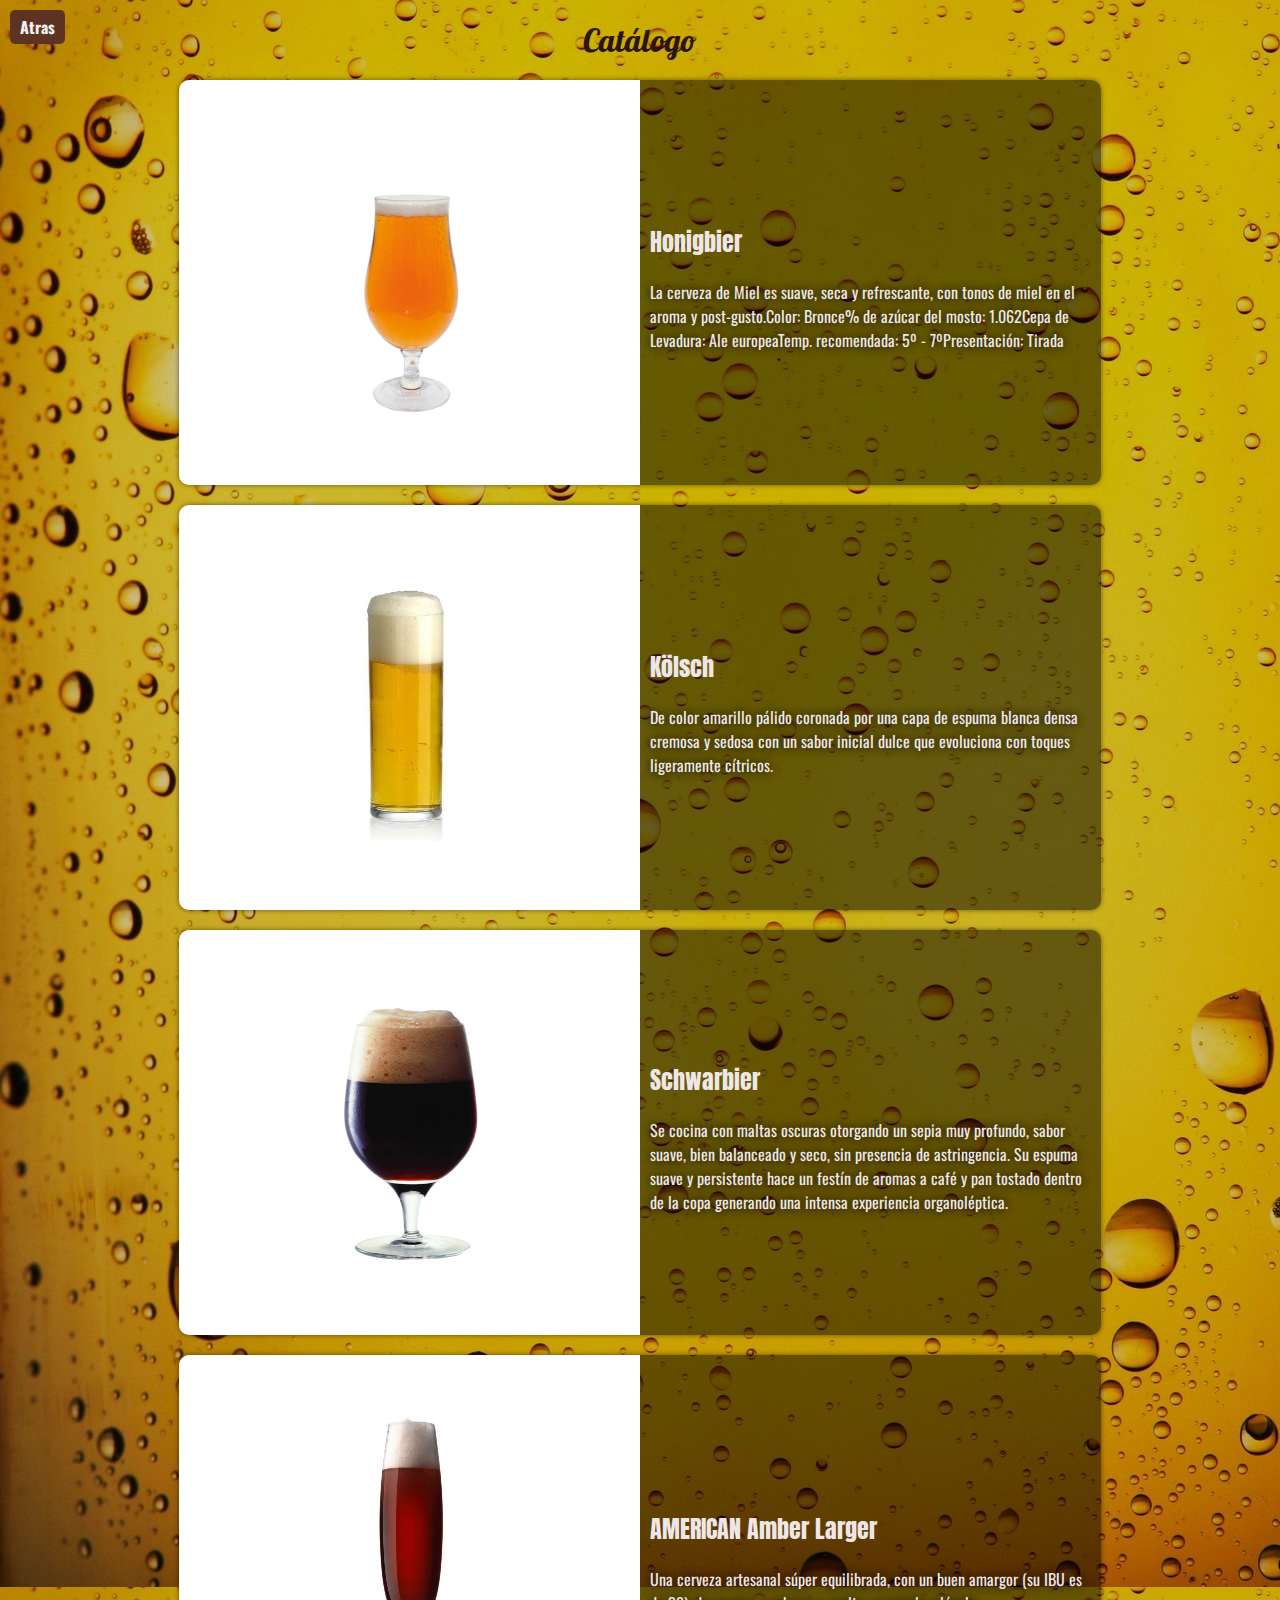
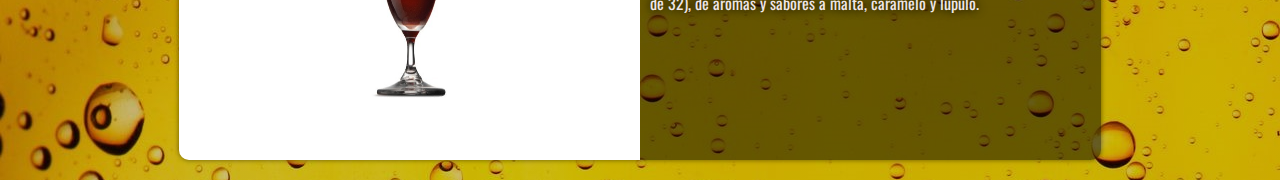
<file: views/catalogo.html>
<!DOCTYPE html>
<html lang="en">
<head>
    <meta charset="UTF-8">
    <meta http-equiv="X-UA-Compatible" content="IE=edge">
    <meta name="viewport" content="width=device-width, initial-scale=1.0">
    <title>Catalogo</title>
    <link rel="stylesheet" href="catalogo.css">
    <!-- FAVICON -->
    <link rel="icon" href="../public/img/favicon/favicon.ico">
</head>
<body>
    <div class="lds-ring loader" id="loader"><div></div><div></div><div></div><div></div></div>
    <h1>Catálogo</h1>
    <a href="/index.html">Atras</a>
    <div class="container">
        <section class="container-producto">
            <article class="img-producto">
                <img src="../public/img/cervezas/honey.jpg" alt="">
            </article>
            <article class="txt-producto">
                <h2 class="title-producto">Honigbier</h2>
                <p class="caracteristicas-producto">La cerveza de Miel es suave, seca y refrescante, con tonos de miel en el aroma y post-gusto.Color: Bronce% de azúcar del mosto: 1.062Cepa de Levadura: Ale europeaTemp. recomendada: 5º - 7ºPresentación: Tirada</p>
            </article>
        </section>

        <section class="container-producto">
            <article class="img-producto">
                <img src="../public/img/cervezas/kolsch.jpg" alt="">
            </article>
            <article class="txt-producto">
                <h2 class="title-producto">Kölsch</h2>
                <p class="caracteristicas-producto">De color amarillo pálido coronada por una capa de espuma blanca densa cremosa y sedosa con un sabor inicial dulce que evoluciona con toques ligeramente cítricos.</p>
            </article>
        </section>

        <section class="container-producto">
            <article class="img-producto">
                <img src="../public/img/cervezas/Schwarbier.png" alt="">
            </article>
            <article class="txt-producto">
                <h2 class="title-producto">Schwarbier</h2>
                <p class="caracteristicas-producto">Se cocina con maltas oscuras otorgando un sepia muy profundo, sabor suave, bien balanceado y seco, sin presencia de astringencia. Su espuma suave y persistente hace un festín de aromas a café y pan tostado dentro de la copa generando una intensa experiencia organoléptica.</p>
            </article>
        </section>

        <section class="container-producto">
            <article class="img-producto">
                <img src="../public/img/cervezas/Amber-Lager.jpg" alt="" class="img-4">
            </article>
            <article class="txt-producto">
                <h2 class="title-producto">AMERICAN Amber Larger</h2>
                <p class="caracteristicas-producto">Una cerveza artesanal súper equilibrada, con un buen amargor (su IBU es de 32), de aromas y sabores a malta, caramelo y lúpulo.</p>
            </article>
        </section>

    </div>
    <script src="catalogo.js"></script>
</body>
</html>
</file>
<file: views/catalogo.css>
@import url('https://fonts.googleapis.com/css2?family=Lobster&family=Oswald&display=swap');
@import url('https://fonts.googleapis.com/css2?family=Anton&family=Lobster&family=Oswald&display=swap');

*{
    padding: 0;
    margin: 0;
    box-sizing: border-box;
}

body{
    background-image: linear-gradient(to top, rgba(0, 0, 0, .2) 0%, rgba(0, 0, 0, .2) 100%),url(../public/img/fondo-catalogo.jpg);
    display: flex;
    flex-direction: column;
    align-items: center;
    justify-content: center;
    font-family: 'Oswald', sans-serif;
}

h1{
    text-align: center;
    margin-top: 20px;
    font-family: 'Lobster', cursive;
    font-weight: 200;
    color: rgb(43, 21, 13);
}

a{
    text-decoration: none;
    background-color: rgb(93, 51, 35);
    padding: 5px 10px;
    text-align: center;
    border-radius: 5px;
    position: absolute;
    top: 10px;
    left: 10px;
    color: #f3f3f3;
    font-weight: bold;
    transition: all .3s ease;
}
a:hover{
    box-shadow: 0px 1px 0px 2px rgba(0, 0, 0, .9);
    transform: scale(1.1);
}

.container{
    margin: 20px auto;
    width: calc(90%);
    display: flex;
    flex-direction: column;
    justify-content: center;
    gap: 20px;
}

.container-producto{
    display: flex;
    flex-direction: row;
    border-radius: 10px;
    box-shadow: 0px 0px 5px rgba(0, 0, 0, .5);
}

.img-producto{
    width: 50%;
    min-height: 45vh;
    overflow: hidden;
    display: flex;
    justify-content: center;
    align-items: center;
    background-color: #fff;
    border-radius: 10px 0px 0px 10px;
}

.img-producto img{
    width: 160px;
    height: 266px;
    transition: transform .3s ease;
}

.img-producto:hover > img{
    transform: scale(1.1);
}

.img-producto .img-4{
    height: 70%;
}

.txt-producto{
    padding: 10px;
    width: 50%;
    min-height: 45vh;
    display: flex;
    flex-direction: column;
    justify-content: center;
    background-color: rgba(0, 0, 0, .5);
    border-radius: 0px 10px 10px 0px;
}

.txt-producto h2{
    margin-top: 10px;
    margin-bottom: 20px;
    font-family: 'Anton', sans-serif;
    font-weight: 300;
    color: rgb(239, 231, 231);
    font-weight: 200;
    cursor: pointer;
}

.txt-producto h2:hover{
    color: rgb(183, 5, 5);
    text-shadow: 0px 0px 5px rgba(0, 0, 0, 1);
}

.txt-producto p{
    color: rgb(239, 231, 231);
    text-shadow: 0px 0px 10px rgba(0, 0, 0, 1);
}

/*LOADER*/

.lds-ring {
    display: inline-block;
    position: relative;      
}

.lds-ring div {
    box-sizing: border-box;
    display: block;
    position: absolute;
    width: 64px;
    height: 64px;
    margin: 8px;
    border: 8px solid #fff;
    border-radius: 50%;
    animation: lds-ring 1.2s cubic-bezier(0.5, 0, 0.5, 1) infinite;
    border-color: #fff transparent transparent transparent;
}

.lds-ring div:nth-child(1) {
    animation-delay: -0.45s;
}
.lds-ring div:nth-child(2) {
    animation-delay: -0.3s;
}

.lds-ring div:nth-child(3) {
    animation-delay: -0.15s;
}

@keyframes lds-ring {
    0% {
      transform: rotate(0deg);
    }
    100% {
      transform: rotate(360deg);
    }
}


.loader{
    background: rgba(0, 0, 0, 0.994);
    width: 100%;
    height: 100vh;
    display: flex;
    justify-content: center;
    align-items: center;
    position: fixed;
    top: 0;
    z-index: 100000;
    clip-path: circle(150% at 100% 0);
    transition: clip-path .7s 3s ease-in-out;
}

.loader2{
    clip-path: circle(0% at 100% 100%);

}

.reloj{
    color: #fff;
    background: #000;
    font-family: monospace;
    /* padding: 5px; */
    font-size: 1rem;
    min-width: 200px;
    text-align: center;
    position: absolute;
    top: 10px;
    right: 10px;
    cursor: pointer;
}


@media screen and (min-width:900px) {
    .container{
        align-items: center;
    }
    .container-producto{
        width: 80%;
    }
}
</file>
